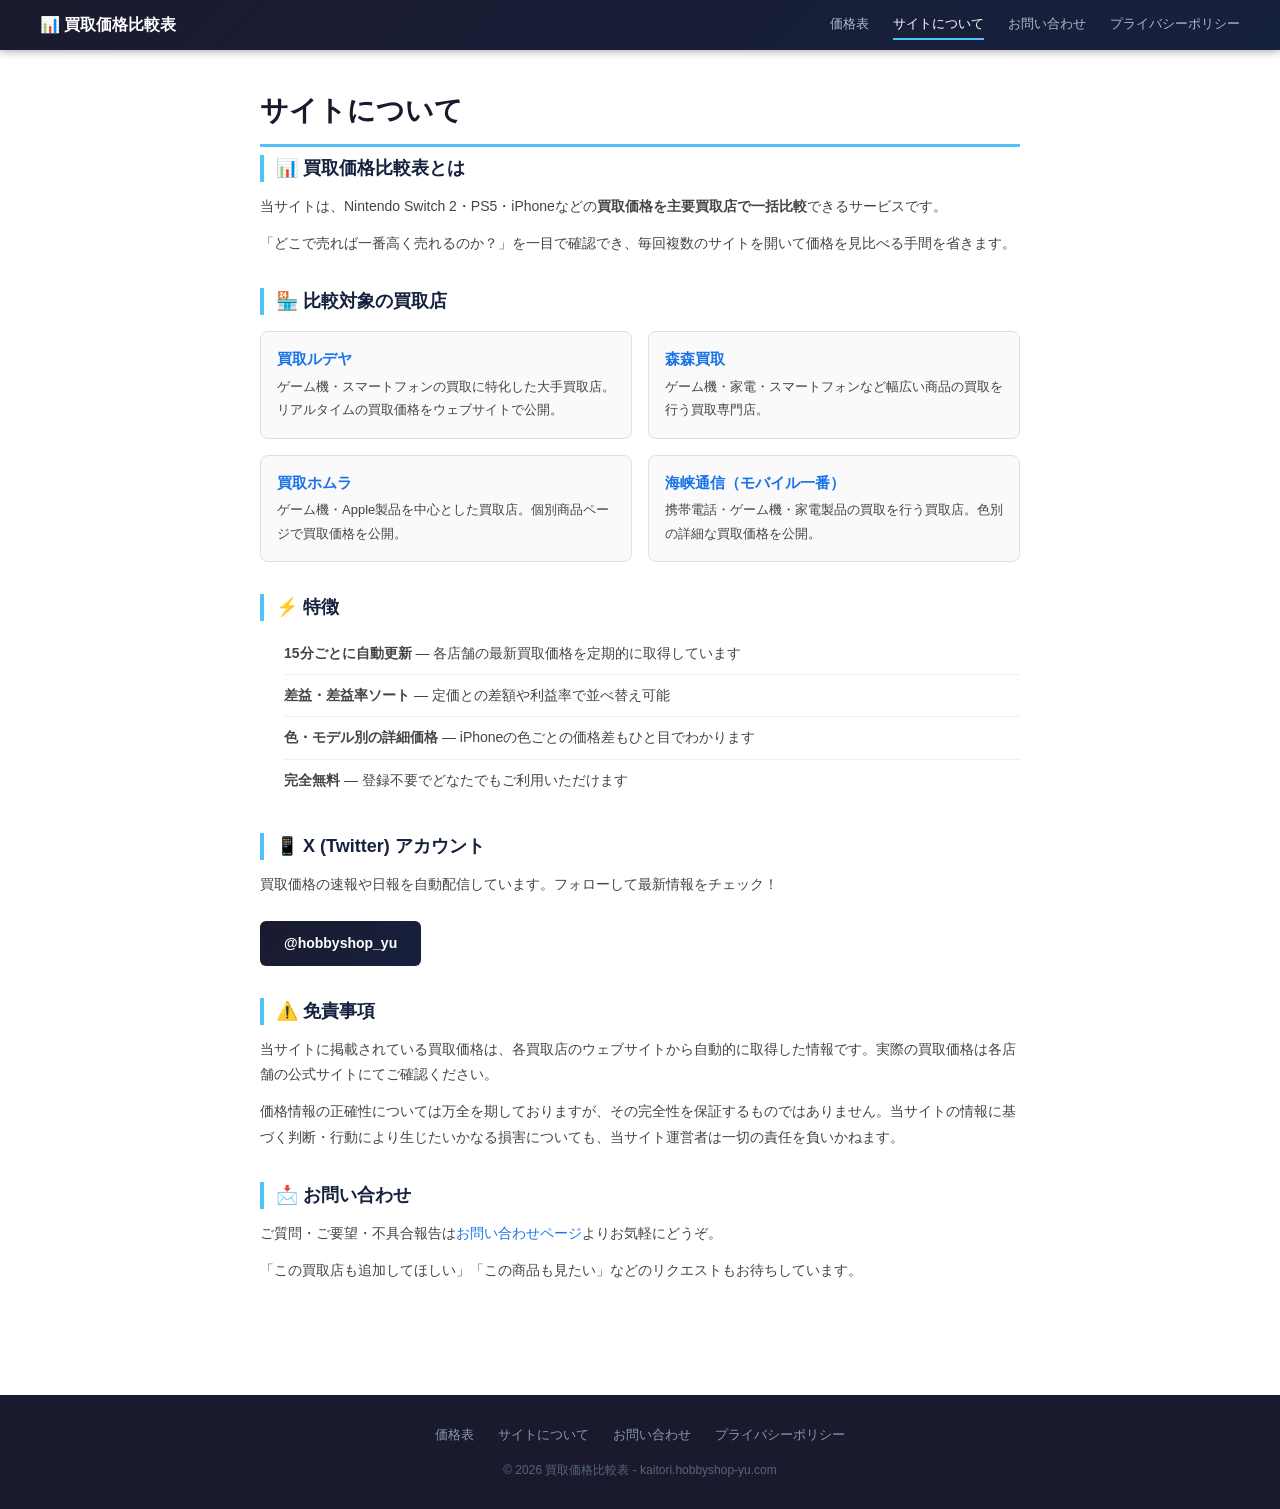
<file: about.html>
<!DOCTYPE html>
<html lang="ja">

<head>
    <meta charset="UTF-8">
    <meta name="viewport"
        content="width=1200, initial-scale=0.3, minimum-scale=0.2, maximum-scale=3.0, user-scalable=yes">
    <title>サイトについて | 買取価格比較表</title>
    <meta name="description" content="買取価格比較表について。Switch 2・PS5・iPhoneの最新買取価格を主要4店舗で自動比較するサービスです。">
    <link rel="stylesheet" href="style.css">
    <!-- Google Analytics -->
    <script async src="https://www.googletagmanager.com/gtag/js?id=G-V9CWRP3CNG"></script>
    <script>
        window.dataLayer = window.dataLayer || [];
        function gtag() { dataLayer.push(arguments); }
        gtag('js', new Date());
        gtag('config', 'G-V9CWRP3CNG');
    </script>
</head>

<body>
    <nav class="site-nav">
        <div class="nav-inner">
            <a href="index.html" class="nav-logo">📊 買取価格比較表</a>
            <div class="nav-links">
                <a href="index.html">価格表</a>
                <a href="about.html" class="active">サイトについて</a>
                <a href="contact.html">お問い合わせ</a>
                <a href="privacy.html">プライバシーポリシー</a>
            </div>
        </div>
    </nav>

    <main class="page-content">
        <h1>サイトについて</h1>

        <section>
            <h2>📊 買取価格比較表とは</h2>
            <p>当サイトは、Nintendo Switch 2・PS5・iPhoneなどの<strong>買取価格を主要買取店で一括比較</strong>できるサービスです。</p>
            <p>「どこで売れば一番高く売れるのか？」を一目で確認でき、毎回複数のサイトを開いて価格を見比べる手間を省きます。</p>
        </section>

        <section>
            <h2>🏪 比較対象の買取店</h2>
            <div class="shop-list">
                <div class="shop-item">
                    <h3><a href="https://kaitori-rudeya.com/" target="_blank" rel="noopener">買取ルデヤ</a></h3>
                    <p>ゲーム機・スマートフォンの買取に特化した大手買取店。リアルタイムの買取価格をウェブサイトで公開。</p>
                </div>
                <div class="shop-item">
                    <h3><a href="https://www.morimori-kaitori.jp/" target="_blank" rel="noopener">森森買取</a></h3>
                    <p>ゲーム機・家電・スマートフォンなど幅広い商品の買取を行う買取専門店。</p>
                </div>
                <div class="shop-item">
                    <h3><a href="https://kaitori-homura.com/" target="_blank" rel="noopener">買取ホムラ</a></h3>
                    <p>ゲーム機・Apple製品を中心とした買取店。個別商品ページで買取価格を公開。</p>
                </div>
                <div class="shop-item">
                    <h3><a href="https://www.mobile-ichiban.com/" target="_blank" rel="noopener">海峡通信（モバイル一番）</a></h3>
                    <p>携帯電話・ゲーム機・家電製品の買取を行う買取店。色別の詳細な買取価格を公開。</p>
                </div>
            </div>
        </section>

        <section>
            <h2>⚡ 特徴</h2>
            <ul class="feature-list">
                <li><strong>15分ごとに自動更新</strong> — 各店舗の最新買取価格を定期的に取得しています</li>
                <li><strong>差益・差益率ソート</strong> — 定価との差額や利益率で並べ替え可能</li>
                <li><strong>色・モデル別の詳細価格</strong> — iPhoneの色ごとの価格差もひと目でわかります</li>
                <li><strong>完全無料</strong> — 登録不要でどなたでもご利用いただけます</li>
            </ul>
        </section>

        <section>
            <h2>📱 X (Twitter) アカウント</h2>
            <p>買取価格の速報や日報を自動配信しています。フォローして最新情報をチェック！</p>
            <p><a href="https://x.com/hobbyshop_yu" target="_blank" rel="noopener" class="contact-btn">@hobbyshop_yu</a>
            </p>
        </section>

        <section>
            <h2>⚠️ 免責事項</h2>
            <p>当サイトに掲載されている買取価格は、各買取店のウェブサイトから自動的に取得した情報です。実際の買取価格は各店舗の公式サイトにてご確認ください。</p>
            <p>価格情報の正確性については万全を期しておりますが、その完全性を保証するものではありません。当サイトの情報に基づく判断・行動により生じたいかなる損害についても、当サイト運営者は一切の責任を負いかねます。</p>
        </section>

        <section>
            <h2>📩 お問い合わせ</h2>
            <p>ご質問・ご要望・不具合報告は<a href="contact.html">お問い合わせページ</a>よりお気軽にどうぞ。</p>
            <p>「この買取店も追加してほしい」「この商品も見たい」などのリクエストもお待ちしています。</p>
        </section>
    </main>

    <footer class="site-footer">
        <div class="footer-inner">
            <div class="footer-links">
                <a href="index.html">価格表</a>
                <a href="about.html">サイトについて</a>
                <a href="contact.html">お問い合わせ</a>
                <a href="privacy.html">プライバシーポリシー</a>
            </div>
            <p class="copyright">&copy; 2026 買取価格比較表 - kaitori.hobbyshop-yu.com</p>
        </div>
    </footer>
</body>

</html>
</file>
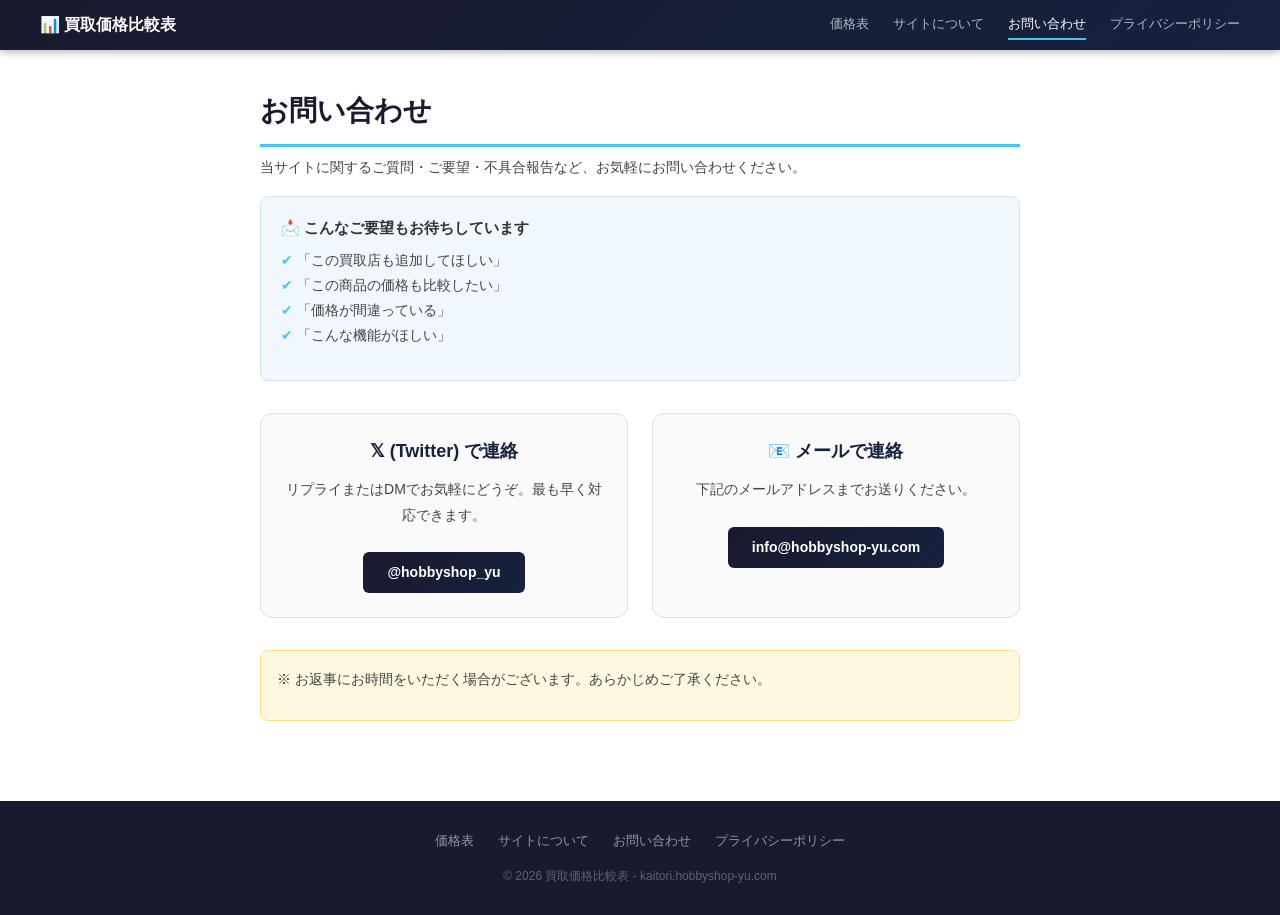
<file: contact.html>
<!DOCTYPE html>
<html lang="ja">

<head>
    <meta charset="UTF-8">
    <meta name="viewport"
        content="width=1200, initial-scale=0.3, minimum-scale=0.2, maximum-scale=3.0, user-scalable=yes">
    <title>お問い合わせ | 買取価格比較表</title>
    <meta name="description" content="買取価格比較表へのお問い合わせ。店舗追加リクエスト、商品追加のご要望、不具合報告などお気軽にどうぞ。">
    <link rel="stylesheet" href="style.css">
    <!-- Google Analytics -->
    <script async src="https://www.googletagmanager.com/gtag/js?id=G-V9CWRP3CNG"></script>
    <script>
        window.dataLayer = window.dataLayer || [];
        function gtag() { dataLayer.push(arguments); }
        gtag('js', new Date());
        gtag('config', 'G-V9CWRP3CNG');
    </script>
</head>

<body>
    <nav class="site-nav">
        <div class="nav-inner">
            <a href="index.html" class="nav-logo">📊 買取価格比較表</a>
            <div class="nav-links">
                <a href="index.html">価格表</a>
                <a href="about.html">サイトについて</a>
                <a href="contact.html" class="active">お問い合わせ</a>
                <a href="privacy.html">プライバシーポリシー</a>
            </div>
        </div>
    </nav>

    <main class="page-content">
        <h1>お問い合わせ</h1>

        <div class="contact-intro">
            <p>当サイトに関するご質問・ご要望・不具合報告など、お気軽にお問い合わせください。</p>
            <div class="contact-examples">
                <h3>📩 こんなご要望もお待ちしています</h3>
                <ul>
                    <li>「この買取店も追加してほしい」</li>
                    <li>「この商品の価格も比較したい」</li>
                    <li>「価格が間違っている」</li>
                    <li>「こんな機能がほしい」</li>
                </ul>
            </div>
        </div>

        <div class="contact-methods">
            <div class="contact-card">
                <h2>𝕏 (Twitter) で連絡</h2>
                <p>リプライまたはDMでお気軽にどうぞ。最も早く対応できます。</p>
                <a href="https://x.com/hobbyshop_yu" target="_blank" rel="noopener"
                    class="contact-btn">@hobbyshop_yu</a>
            </div>

            <div class="contact-card">
                <h2>📧 メールで連絡</h2>
                <p>下記のメールアドレスまでお送りください。</p>
                <a href="mailto:info@hobbyshop-yu.com" class="contact-btn">info@hobbyshop-yu.com</a>
            </div>
        </div>

        <div class="contact-note">
            <p>※ お返事にお時間をいただく場合がございます。あらかじめご了承ください。</p>
        </div>
    </main>

    <footer class="site-footer">
        <div class="footer-inner">
            <div class="footer-links">
                <a href="index.html">価格表</a>
                <a href="about.html">サイトについて</a>
                <a href="contact.html">お問い合わせ</a>
                <a href="privacy.html">プライバシーポリシー</a>
            </div>
            <p class="copyright">&copy; 2026 買取価格比較表 - kaitori.hobbyshop-yu.com</p>
        </div>
    </footer>
</body>

</html>
</file>
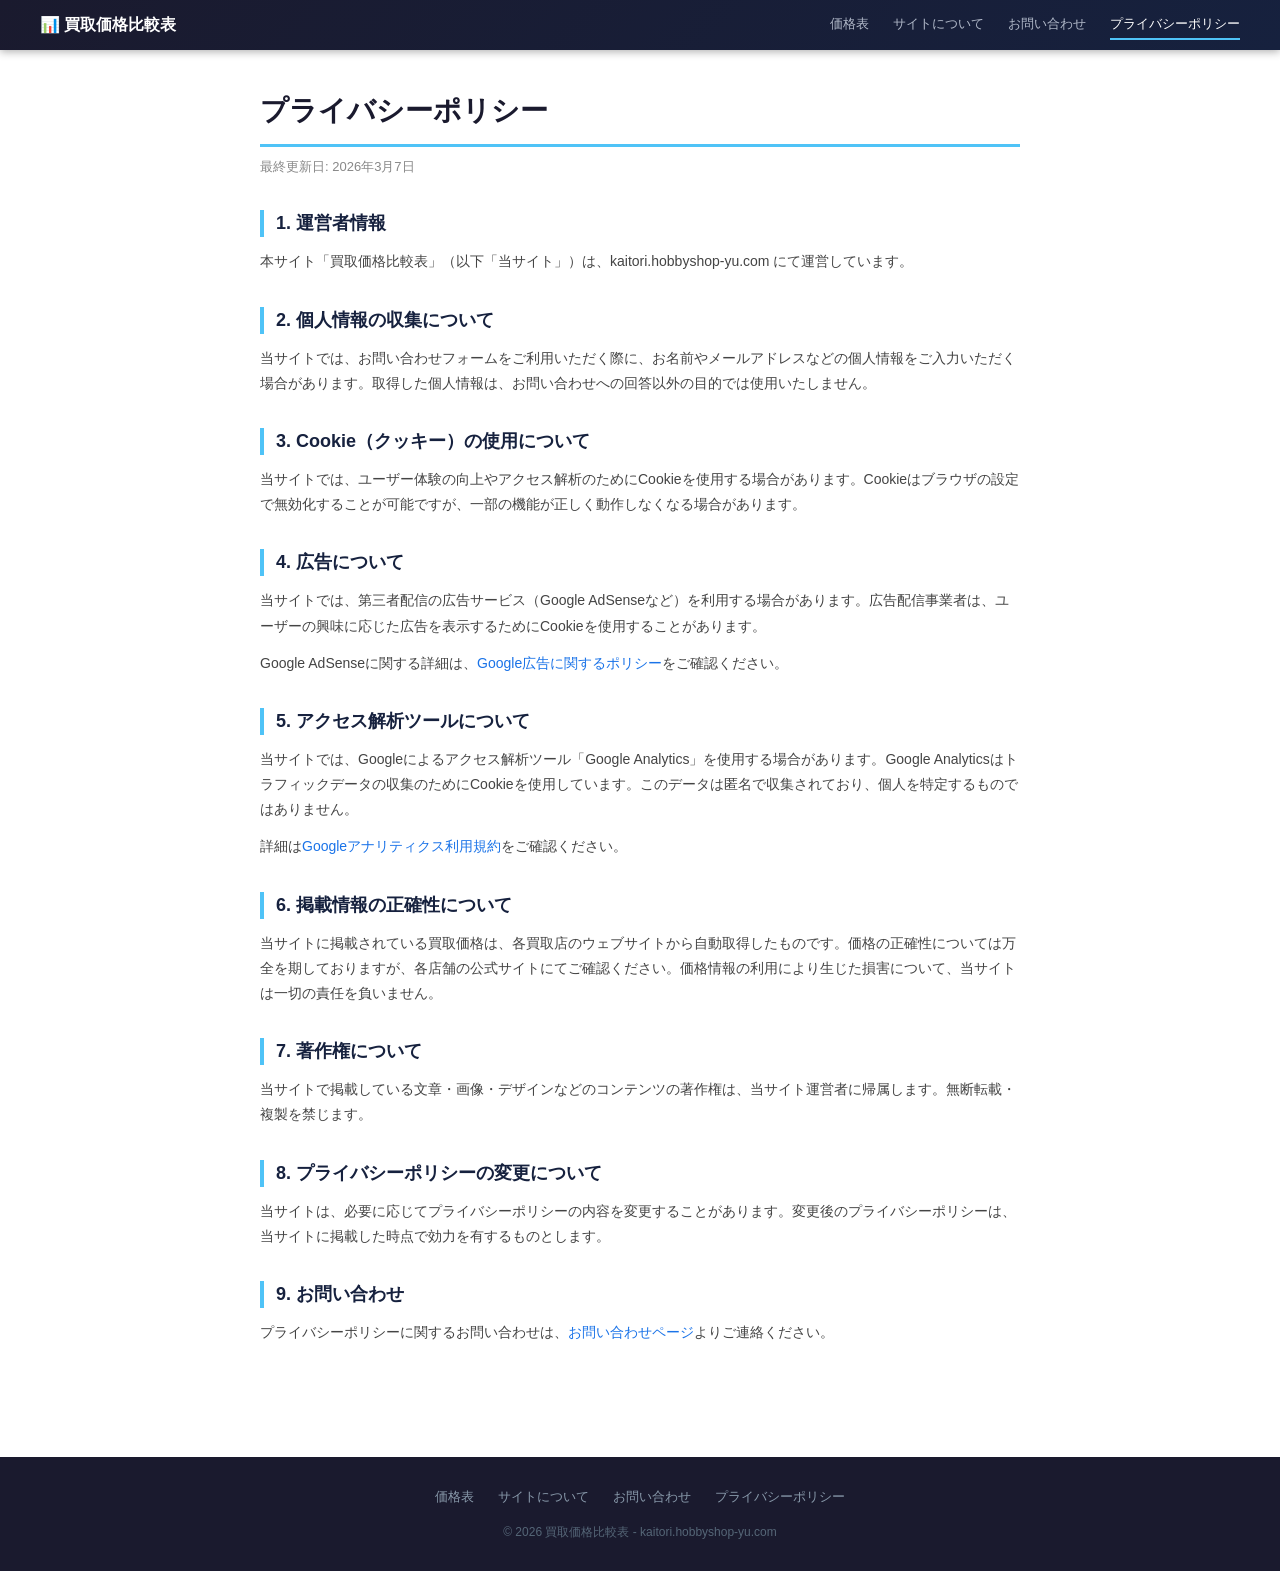
<file: privacy.html>
<!DOCTYPE html>
<html lang="ja">

<head>
    <meta charset="UTF-8">
    <meta name="viewport"
        content="width=1200, initial-scale=0.3, minimum-scale=0.2, maximum-scale=3.0, user-scalable=yes">
    <title>プライバシーポリシー | 買取価格比較表</title>
    <meta name="description" content="買取価格比較表のプライバシーポリシー。個人情報の取扱い、Cookie、広告に関する方針を記載しています。">
    <link rel="stylesheet" href="style.css">
    <!-- Google Analytics -->
    <script async src="https://www.googletagmanager.com/gtag/js?id=G-V9CWRP3CNG"></script>
    <script>
        window.dataLayer = window.dataLayer || [];
        function gtag() { dataLayer.push(arguments); }
        gtag('js', new Date());
        gtag('config', 'G-V9CWRP3CNG');
    </script>
</head>

<body>
    <nav class="site-nav">
        <div class="nav-inner">
            <a href="index.html" class="nav-logo">📊 買取価格比較表</a>
            <div class="nav-links">
                <a href="index.html">価格表</a>
                <a href="about.html">サイトについて</a>
                <a href="contact.html">お問い合わせ</a>
                <a href="privacy.html" class="active">プライバシーポリシー</a>
            </div>
        </div>
    </nav>

    <main class="page-content">
        <h1>プライバシーポリシー</h1>
        <p class="updated">最終更新日: 2026年3月7日</p>

        <section>
            <h2>1. 運営者情報</h2>
            <p>本サイト「買取価格比較表」（以下「当サイト」）は、kaitori.hobbyshop-yu.com にて運営しています。</p>
        </section>

        <section>
            <h2>2. 個人情報の収集について</h2>
            <p>当サイトでは、お問い合わせフォームをご利用いただく際に、お名前やメールアドレスなどの個人情報をご入力いただく場合があります。取得した個人情報は、お問い合わせへの回答以外の目的では使用いたしません。</p>
        </section>

        <section>
            <h2>3. Cookie（クッキー）の使用について</h2>
            <p>当サイトでは、ユーザー体験の向上やアクセス解析のためにCookieを使用する場合があります。Cookieはブラウザの設定で無効化することが可能ですが、一部の機能が正しく動作しなくなる場合があります。</p>
        </section>

        <section>
            <h2>4. 広告について</h2>
            <p>当サイトでは、第三者配信の広告サービス（Google AdSenseなど）を利用する場合があります。広告配信事業者は、ユーザーの興味に応じた広告を表示するためにCookieを使用することがあります。</p>
            <p>Google AdSenseに関する詳細は、<a href="https://policies.google.com/technologies/ads" target="_blank"
                    rel="noopener">Google広告に関するポリシー</a>をご確認ください。</p>
        </section>

        <section>
            <h2>5. アクセス解析ツールについて</h2>
            <p>当サイトでは、Googleによるアクセス解析ツール「Google Analytics」を使用する場合があります。Google
                Analyticsはトラフィックデータの収集のためにCookieを使用しています。このデータは匿名で収集されており、個人を特定するものではありません。</p>
            <p>詳細は<a href="https://marketingplatform.google.com/about/analytics/terms/jp/" target="_blank"
                    rel="noopener">Googleアナリティクス利用規約</a>をご確認ください。</p>
        </section>

        <section>
            <h2>6. 掲載情報の正確性について</h2>
            <p>当サイトに掲載されている買取価格は、各買取店のウェブサイトから自動取得したものです。価格の正確性については万全を期しておりますが、各店舗の公式サイトにてご確認ください。価格情報の利用により生じた損害について、当サイトは一切の責任を負いません。
            </p>
        </section>

        <section>
            <h2>7. 著作権について</h2>
            <p>当サイトで掲載している文章・画像・デザインなどのコンテンツの著作権は、当サイト運営者に帰属します。無断転載・複製を禁じます。</p>
        </section>

        <section>
            <h2>8. プライバシーポリシーの変更について</h2>
            <p>当サイトは、必要に応じてプライバシーポリシーの内容を変更することがあります。変更後のプライバシーポリシーは、当サイトに掲載した時点で効力を有するものとします。</p>
        </section>

        <section>
            <h2>9. お問い合わせ</h2>
            <p>プライバシーポリシーに関するお問い合わせは、<a href="contact.html">お問い合わせページ</a>よりご連絡ください。</p>
        </section>
    </main>

    <footer class="site-footer">
        <div class="footer-inner">
            <div class="footer-links">
                <a href="index.html">価格表</a>
                <a href="about.html">サイトについて</a>
                <a href="contact.html">お問い合わせ</a>
                <a href="privacy.html">プライバシーポリシー</a>
            </div>
            <p class="copyright">&copy; 2026 買取価格比較表 - kaitori.hobbyshop-yu.com</p>
        </div>
    </footer>
</body>

</html>
</file>
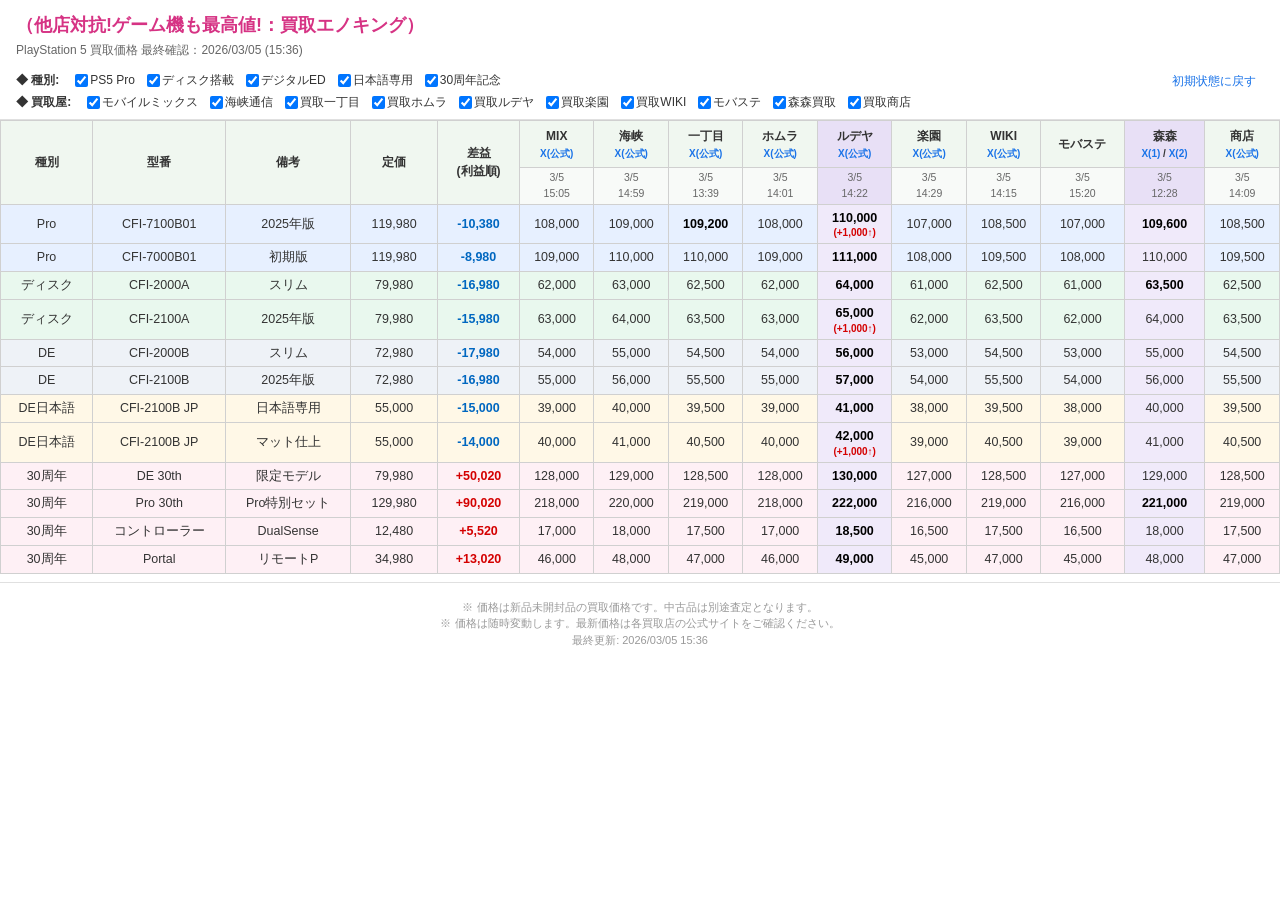
<file: ps5.html>
<!DOCTYPE html>
<html lang="ja">

<head>
    <meta charset="UTF-8">
    <meta name="viewport" content="width=device-width, initial-scale=1.0">
    <title>PS5 買取価格表</title>
    <meta name="description" content="PS5 Pro・PS5ディスク搭載・デジタルエディション・30周年記念モデルの最新買取価格を10社以上の買取店で比較。2026年3月最新データ。">
    <link rel="stylesheet" href="style.css">
</head>

<body>

    <!-- Page Header -->
    <div class="page-header">
        <h1>（他店対抗!ゲーム機も最高値!：買取エノキング）</h1>
        <p class="subtitle">PlayStation 5 買取価格 最終確認：2026/03/05 (15:36)</p>
    </div>

    <!-- Filter Bar -->
    <div class="filter-bar" id="filter-bar">
        <button class="btn-reset" id="btn-reset">初期状態に戻す</button>
        <div class="filter-row">
            <span class="filter-label">◆ 種別:</span>
            <label><input type="checkbox" class="kind-cb" value="pro" checked> PS5 Pro</label>
            <label><input type="checkbox" class="kind-cb" value="disc" checked> ディスク搭載</label>
            <label><input type="checkbox" class="kind-cb" value="digital" checked> デジタルED</label>
            <label><input type="checkbox" class="kind-cb" value="jponly" checked> 日本語専用</label>
            <label><input type="checkbox" class="kind-cb" value="limited" checked> 30周年記念</label>
        </div>
        <div class="filter-row">
            <span class="filter-label">◆ 買取屋:</span>
            <label><input type="checkbox" class="shop-cb" value="mix" checked> モバイルミックス</label>
            <label><input type="checkbox" class="shop-cb" value="kaikyo" checked> 海峡通信</label>
            <label><input type="checkbox" class="shop-cb" value="ichome" checked> 買取一丁目</label>
            <label><input type="checkbox" class="shop-cb" value="homura" checked> 買取ホムラ</label>
            <label><input type="checkbox" class="shop-cb" value="rudeya" checked> 買取ルデヤ</label>
            <label><input type="checkbox" class="shop-cb" value="rakuen" checked> 買取楽園</label>
            <label><input type="checkbox" class="shop-cb" value="wiki" checked> 買取WIKI</label>
            <label><input type="checkbox" class="shop-cb" value="mobaste" checked> モバステ</label>
            <label><input type="checkbox" class="shop-cb" value="morimori" checked> 森森買取</label>
            <label><input type="checkbox" class="shop-cb" value="shouten" checked> 買取商店</label>
        </div>
    </div>

    <!-- Table -->
    <div class="table-container">
        <table class="price-table">
            <thead>
                <tr>
                    <th class="left-sticky-1" rowspan="2">種別</th>
                    <th class="left-sticky-2" rowspan="2">型番</th>
                    <th class="left-sticky-3" rowspan="2">備考</th>
                    <th class="left-sticky-4" rowspan="2">定価</th>
                    <th class="left-sticky-5" rowspan="2">差益<br>(利益順)</th>
                    <th data-shop="mix">MIX<br><span class="store-links"><a href="#">X(公式)</a></span></th>
                    <th data-shop="kaikyo">海峡<br><span class="store-links"><a href="#">X(公式)</a></span></th>
                    <th data-shop="ichome">一丁目<br><span class="store-links"><a href="#">X(公式)</a></span></th>
                    <th data-shop="homura">ホムラ<br><span class="store-links"><a href="#">X(公式)</a></span></th>
                    <th data-shop="rudeya" class="store-highlight">ルデヤ<br><span class="store-links"><a
                                href="#">X(公式)</a></span></th>
                    <th data-shop="rakuen">楽園<br><span class="store-links"><a href="#">X(公式)</a></span></th>
                    <th data-shop="wiki">WIKI<br><span class="store-links"><a href="#">X(公式)</a></span></th>
                    <th data-shop="mobaste">モバステ</th>
                    <th data-shop="morimori" class="store-highlight">森森<br><span class="store-links"><a
                                href="#">X(1)</a> / <a href="#">X(2)</a></span></th>
                    <th data-shop="shouten">商店<br><span class="store-links"><a href="#">X(公式)</a></span></th>
                </tr>
                <tr>
                    <th data-shop="mix">3/5<br>15:05</th>
                    <th data-shop="kaikyo">3/5<br>14:59</th>
                    <th data-shop="ichome">3/5<br>13:39</th>
                    <th data-shop="homura">3/5<br>14:01</th>
                    <th data-shop="rudeya" class="store-highlight">3/5<br>14:22</th>
                    <th data-shop="rakuen">3/5<br>14:29</th>
                    <th data-shop="wiki">3/5<br>14:15</th>
                    <th data-shop="mobaste">3/5<br>15:20</th>
                    <th data-shop="morimori" class="store-highlight">3/5<br>12:28</th>
                    <th data-shop="shouten">3/5<br>14:09</th>
                </tr>
            </thead>
            <tbody>
                <!-- ========== PS5 Pro ========== -->
                <tr class="row-pro" data-kind="pro">
                    <td class="left-sticky-1">Pro</td>
                    <td class="left-sticky-2">CFI-7100B01</td>
                    <td class="left-sticky-3">2025年版</td>
                    <td class="left-sticky-4">119,980</td>
                    <td class="left-sticky-5 margin-minus">-10,380</td>
                    <td data-shop="mix">108,000</td>
                    <td data-shop="kaikyo">109,000</td>
                    <td data-shop="ichome" class="is-best"><strong>109,200</strong></td>
                    <td data-shop="homura">108,000</td>
                    <td data-shop="rudeya" class="store-highlight is-best"><strong>110,000</strong><span
                            class="price-change up">(+1,000↑)</span></td>
                    <td data-shop="rakuen">107,000</td>
                    <td data-shop="wiki">108,500</td>
                    <td data-shop="mobaste">107,000</td>
                    <td data-shop="morimori" class="store-highlight is-best"><strong>109,600</strong></td>
                    <td data-shop="shouten">108,500</td>
                </tr>
                <tr class="row-pro" data-kind="pro">
                    <td class="left-sticky-1">Pro</td>
                    <td class="left-sticky-2">CFI-7000B01</td>
                    <td class="left-sticky-3">初期版</td>
                    <td class="left-sticky-4">119,980</td>
                    <td class="left-sticky-5 margin-minus">-8,980</td>
                    <td data-shop="mix">109,000</td>
                    <td data-shop="kaikyo">110,000</td>
                    <td data-shop="ichome">110,000</td>
                    <td data-shop="homura">109,000</td>
                    <td data-shop="rudeya" class="store-highlight is-best"><strong>111,000</strong></td>
                    <td data-shop="rakuen">108,000</td>
                    <td data-shop="wiki">109,500</td>
                    <td data-shop="mobaste">108,000</td>
                    <td data-shop="morimori" class="store-highlight">110,000</td>
                    <td data-shop="shouten">109,500</td>
                </tr>

                <!-- ========== PS5 ディスク搭載 ========== -->
                <tr class="row-disc" data-kind="disc">
                    <td class="left-sticky-1">ディスク</td>
                    <td class="left-sticky-2">CFI-2000A</td>
                    <td class="left-sticky-3">スリム</td>
                    <td class="left-sticky-4">79,980</td>
                    <td class="left-sticky-5 margin-minus">-16,980</td>
                    <td data-shop="mix">62,000</td>
                    <td data-shop="kaikyo">63,000</td>
                    <td data-shop="ichome">62,500</td>
                    <td data-shop="homura">62,000</td>
                    <td data-shop="rudeya" class="store-highlight is-best"><strong>64,000</strong></td>
                    <td data-shop="rakuen">61,000</td>
                    <td data-shop="wiki">62,500</td>
                    <td data-shop="mobaste">61,000</td>
                    <td data-shop="morimori" class="store-highlight is-best"><strong>63,500</strong></td>
                    <td data-shop="shouten">62,500</td>
                </tr>
                <tr class="row-disc" data-kind="disc">
                    <td class="left-sticky-1">ディスク</td>
                    <td class="left-sticky-2">CFI-2100A</td>
                    <td class="left-sticky-3">2025年版</td>
                    <td class="left-sticky-4">79,980</td>
                    <td class="left-sticky-5 margin-minus">-15,980</td>
                    <td data-shop="mix">63,000</td>
                    <td data-shop="kaikyo">64,000</td>
                    <td data-shop="ichome">63,500</td>
                    <td data-shop="homura">63,000</td>
                    <td data-shop="rudeya" class="store-highlight is-best"><strong>65,000</strong><span
                            class="price-change up">(+1,000↑)</span></td>
                    <td data-shop="rakuen">62,000</td>
                    <td data-shop="wiki">63,500</td>
                    <td data-shop="mobaste">62,000</td>
                    <td data-shop="morimori" class="store-highlight">64,000</td>
                    <td data-shop="shouten">63,500</td>
                </tr>

                <!-- ========== PS5 デジタルエディション ========== -->
                <tr class="row-digital" data-kind="digital">
                    <td class="left-sticky-1">DE</td>
                    <td class="left-sticky-2">CFI-2000B</td>
                    <td class="left-sticky-3">スリム</td>
                    <td class="left-sticky-4">72,980</td>
                    <td class="left-sticky-5 margin-minus">-17,980</td>
                    <td data-shop="mix">54,000</td>
                    <td data-shop="kaikyo">55,000</td>
                    <td data-shop="ichome">54,500</td>
                    <td data-shop="homura">54,000</td>
                    <td data-shop="rudeya" class="store-highlight is-best"><strong>56,000</strong></td>
                    <td data-shop="rakuen">53,000</td>
                    <td data-shop="wiki">54,500</td>
                    <td data-shop="mobaste">53,000</td>
                    <td data-shop="morimori" class="store-highlight">55,000</td>
                    <td data-shop="shouten">54,500</td>
                </tr>
                <tr class="row-digital" data-kind="digital">
                    <td class="left-sticky-1">DE</td>
                    <td class="left-sticky-2">CFI-2100B</td>
                    <td class="left-sticky-3">2025年版</td>
                    <td class="left-sticky-4">72,980</td>
                    <td class="left-sticky-5 margin-minus">-16,980</td>
                    <td data-shop="mix">55,000</td>
                    <td data-shop="kaikyo">56,000</td>
                    <td data-shop="ichome">55,500</td>
                    <td data-shop="homura">55,000</td>
                    <td data-shop="rudeya" class="store-highlight is-best"><strong>57,000</strong></td>
                    <td data-shop="rakuen">54,000</td>
                    <td data-shop="wiki">55,500</td>
                    <td data-shop="mobaste">54,000</td>
                    <td data-shop="morimori" class="store-highlight">56,000</td>
                    <td data-shop="shouten">55,500</td>
                </tr>

                <!-- ========== PS5 DE 日本語専用 ========== -->
                <tr class="row-jponly" data-kind="jponly">
                    <td class="left-sticky-1">DE日本語</td>
                    <td class="left-sticky-2">CFI-2100B JP</td>
                    <td class="left-sticky-3">日本語専用</td>
                    <td class="left-sticky-4">55,000</td>
                    <td class="left-sticky-5 margin-minus">-15,000</td>
                    <td data-shop="mix">39,000</td>
                    <td data-shop="kaikyo">40,000</td>
                    <td data-shop="ichome">39,500</td>
                    <td data-shop="homura">39,000</td>
                    <td data-shop="rudeya" class="store-highlight is-best"><strong>41,000</strong></td>
                    <td data-shop="rakuen">38,000</td>
                    <td data-shop="wiki">39,500</td>
                    <td data-shop="mobaste">38,000</td>
                    <td data-shop="morimori" class="store-highlight">40,000</td>
                    <td data-shop="shouten">39,500</td>
                </tr>
                <tr class="row-jponly" data-kind="jponly">
                    <td class="left-sticky-1">DE日本語</td>
                    <td class="left-sticky-2">CFI-2100B JP</td>
                    <td class="left-sticky-3">マット仕上</td>
                    <td class="left-sticky-4">55,000</td>
                    <td class="left-sticky-5 margin-minus">-14,000</td>
                    <td data-shop="mix">40,000</td>
                    <td data-shop="kaikyo">41,000</td>
                    <td data-shop="ichome">40,500</td>
                    <td data-shop="homura">40,000</td>
                    <td data-shop="rudeya" class="store-highlight is-best"><strong>42,000</strong><span
                            class="price-change up">(+1,000↑)</span></td>
                    <td data-shop="rakuen">39,000</td>
                    <td data-shop="wiki">40,500</td>
                    <td data-shop="mobaste">39,000</td>
                    <td data-shop="morimori" class="store-highlight">41,000</td>
                    <td data-shop="shouten">40,500</td>
                </tr>

                <!-- ========== PS5 30周年記念 ========== -->
                <tr class="row-limited" data-kind="limited">
                    <td class="left-sticky-1">30周年</td>
                    <td class="left-sticky-2">DE 30th</td>
                    <td class="left-sticky-3">限定モデル</td>
                    <td class="left-sticky-4">79,980</td>
                    <td class="left-sticky-5 margin-plus">+50,020</td>
                    <td data-shop="mix">128,000</td>
                    <td data-shop="kaikyo">129,000</td>
                    <td data-shop="ichome">128,500</td>
                    <td data-shop="homura">128,000</td>
                    <td data-shop="rudeya" class="store-highlight is-best"><strong>130,000</strong></td>
                    <td data-shop="rakuen">127,000</td>
                    <td data-shop="wiki">128,500</td>
                    <td data-shop="mobaste">127,000</td>
                    <td data-shop="morimori" class="store-highlight">129,000</td>
                    <td data-shop="shouten">128,500</td>
                </tr>
                <tr class="row-limited" data-kind="limited">
                    <td class="left-sticky-1">30周年</td>
                    <td class="left-sticky-2">Pro 30th</td>
                    <td class="left-sticky-3">Pro特別セット</td>
                    <td class="left-sticky-4">129,980</td>
                    <td class="left-sticky-5 margin-plus">+90,020</td>
                    <td data-shop="mix">218,000</td>
                    <td data-shop="kaikyo">220,000</td>
                    <td data-shop="ichome">219,000</td>
                    <td data-shop="homura">218,000</td>
                    <td data-shop="rudeya" class="store-highlight is-best"><strong>222,000</strong></td>
                    <td data-shop="rakuen">216,000</td>
                    <td data-shop="wiki">219,000</td>
                    <td data-shop="mobaste">216,000</td>
                    <td data-shop="morimori" class="store-highlight is-best"><strong>221,000</strong></td>
                    <td data-shop="shouten">219,000</td>
                </tr>
                <tr class="row-limited" data-kind="limited">
                    <td class="left-sticky-1">30周年</td>
                    <td class="left-sticky-2">コントローラー</td>
                    <td class="left-sticky-3">DualSense</td>
                    <td class="left-sticky-4">12,480</td>
                    <td class="left-sticky-5 margin-plus">+5,520</td>
                    <td data-shop="mix">17,000</td>
                    <td data-shop="kaikyo">18,000</td>
                    <td data-shop="ichome">17,500</td>
                    <td data-shop="homura">17,000</td>
                    <td data-shop="rudeya" class="store-highlight is-best"><strong>18,500</strong></td>
                    <td data-shop="rakuen">16,500</td>
                    <td data-shop="wiki">17,500</td>
                    <td data-shop="mobaste">16,500</td>
                    <td data-shop="morimori" class="store-highlight">18,000</td>
                    <td data-shop="shouten">17,500</td>
                </tr>
                <tr class="row-limited" data-kind="limited">
                    <td class="left-sticky-1">30周年</td>
                    <td class="left-sticky-2">Portal</td>
                    <td class="left-sticky-3">リモートP</td>
                    <td class="left-sticky-4">34,980</td>
                    <td class="left-sticky-5 margin-plus">+13,020</td>
                    <td data-shop="mix">46,000</td>
                    <td data-shop="kaikyo">48,000</td>
                    <td data-shop="ichome">47,000</td>
                    <td data-shop="homura">46,000</td>
                    <td data-shop="rudeya" class="store-highlight is-best"><strong>49,000</strong></td>
                    <td data-shop="rakuen">45,000</td>
                    <td data-shop="wiki">47,000</td>
                    <td data-shop="mobaste">45,000</td>
                    <td data-shop="morimori" class="store-highlight">48,000</td>
                    <td data-shop="shouten">47,000</td>
                </tr>
            </tbody>
        </table>
    </div>

    <!-- Footer -->
    <div class="page-footer">
        ※ 価格は新品未開封品の買取価格です。中古品は別途査定となります。<br>
        ※ 価格は随時変動します。最新価格は各買取店の公式サイトをご確認ください。<br>
        最終更新: 2026/03/05 15:36
    </div>

    <script src="filter.js"></script>
</body>

</html>
</file>
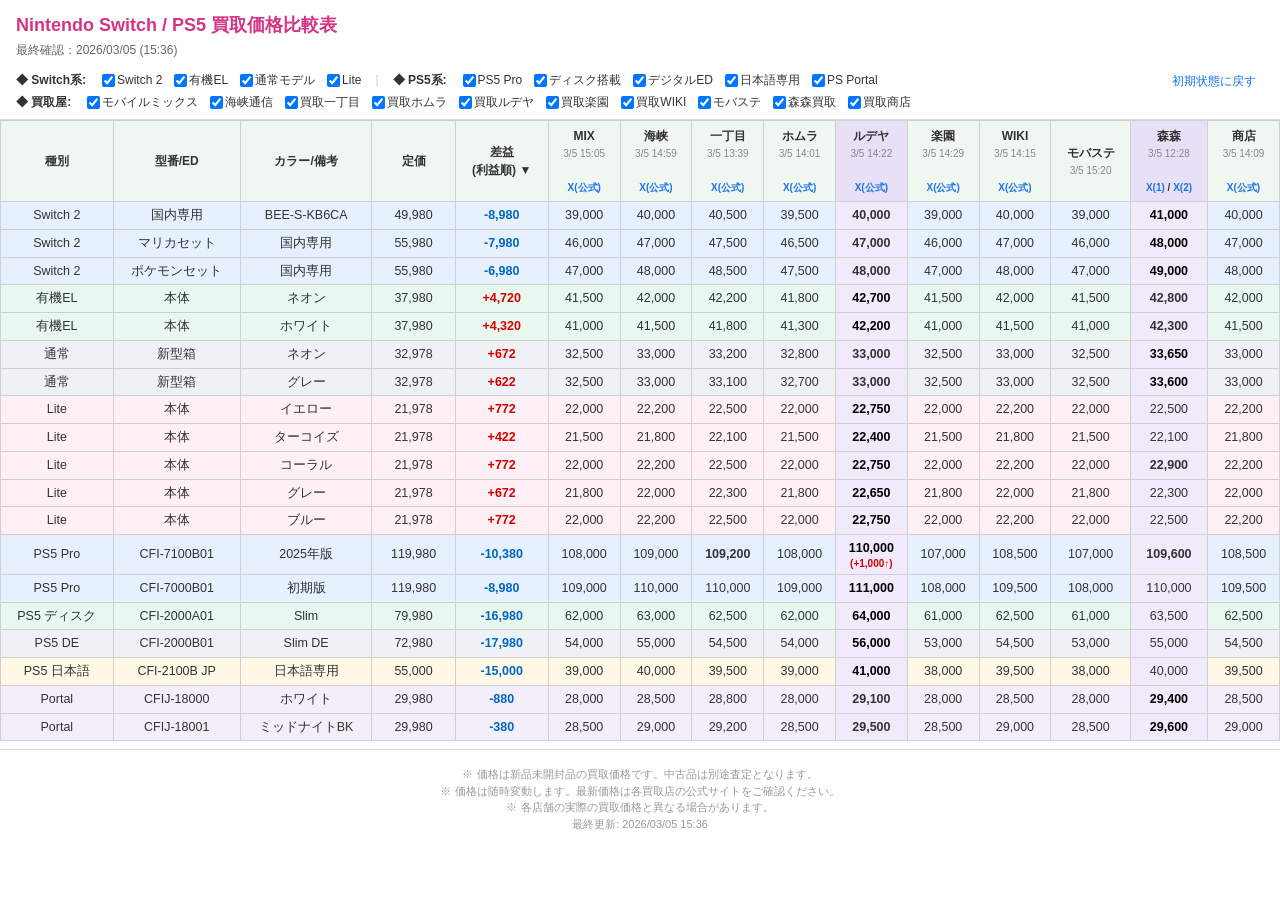
<file: switch.html>
<!DOCTYPE html>
<html lang="ja">

<head>
  <meta charset="UTF-8">
  <meta name="viewport" content="width=device-width, initial-scale=1.0">
  <title>Switch / PS5 買取価格表</title>
  <meta name="description" content="Nintendo Switch 2・有機ELモデル・Switch Lite・PS5 Pro・PS5の最新買取価格を主要買取店で比較。2026年3月最新データ。">
  <link rel="stylesheet" href="style.css">
</head>

<body>

  <!-- Page Header -->
  <div class="page-header">
    <h1>Nintendo Switch / PS5 買取価格比較表</h1>
    <p class="subtitle">最終確認：2026/03/05 (15:36)</p>
  </div>

  <!-- Filter Bar -->
  <div class="filter-bar" id="filter-bar">
    <button class="btn-reset" id="btn-reset">初期状態に戻す</button>
    <div class="filter-row">
      <span class="filter-label">◆ Switch系:</span>
      <label><input type="checkbox" class="kind-cb" value="switch2" checked> Switch 2</label>
      <label><input type="checkbox" class="kind-cb" value="oled" checked> 有機EL</label>
      <label><input type="checkbox" class="kind-cb" value="standard" checked> 通常モデル</label>
      <label><input type="checkbox" class="kind-cb" value="lite" checked> Lite</label>
      <span class="filter-sep">|</span>
      <span class="filter-label">◆ PS5系:</span>
      <label><input type="checkbox" class="kind-cb" value="pro" checked> PS5 Pro</label>
      <label><input type="checkbox" class="kind-cb" value="disc" checked> ディスク搭載</label>
      <label><input type="checkbox" class="kind-cb" value="digital" checked> デジタルED</label>
      <label><input type="checkbox" class="kind-cb" value="jponly" checked> 日本語専用</label>
      <label><input type="checkbox" class="kind-cb" value="portal" checked> PS Portal</label>
    </div>
    <div class="filter-row">
      <span class="filter-label">◆ 買取屋:</span>
      <label><input type="checkbox" class="shop-cb" value="mix" checked> モバイルミックス</label>
      <label><input type="checkbox" class="shop-cb" value="kaikyo" checked> 海峡通信</label>
      <label><input type="checkbox" class="shop-cb" value="ichome" checked> 買取一丁目</label>
      <label><input type="checkbox" class="shop-cb" value="homura" checked> 買取ホムラ</label>
      <label><input type="checkbox" class="shop-cb" value="rudeya" checked> 買取ルデヤ</label>
      <label><input type="checkbox" class="shop-cb" value="rakuen" checked> 買取楽園</label>
      <label><input type="checkbox" class="shop-cb" value="wiki" checked> 買取WIKI</label>
      <label><input type="checkbox" class="shop-cb" value="mobaste" checked> モバステ</label>
      <label><input type="checkbox" class="shop-cb" value="morimori" checked> 森森買取</label>
      <label><input type="checkbox" class="shop-cb" value="shouten" checked> 買取商店</label>
    </div>
  </div>

  <!-- Table -->
  <div class="table-container">
    <table class="price-table">
      <thead>
        <tr>
          <th class="left-sticky-1">種別</th>
          <th class="left-sticky-2">型番/ED</th>
          <th class="left-sticky-3">カラー/備考</th>
          <th class="left-sticky-4">定価</th>
          <th class="left-sticky-5 sort-header" id="sort-margin">差益<br>(利益順) ▼</th>
          <th data-shop="mix">MIX<br><span class="store-time">3/5 15:05</span><br><span class="store-links"><a
                href="https://mobile-mix.jp/" target="_blank">X(公式)</a></span></th>
          <th data-shop="kaikyo">海峡<br><span class="store-time">3/5 14:59</span><br><span class="store-links"><a
                href="https://www.mobile-ichiban.com/" target="_blank">X(公式)</a></span></th>
          <th data-shop="ichome">一丁目<br><span class="store-time">3/5 13:39</span><br><span class="store-links"><a
                href="https://www.1-chome.com/" target="_blank">X(公式)</a></span></th>
          <th data-shop="homura">ホムラ<br><span class="store-time">3/5 14:01</span><br><span class="store-links"><a
                href="https://kaitori-homura.com/" target="_blank">X(公式)</a></span></th>
          <th data-shop="rudeya" class="store-highlight">ルデヤ<br><span class="store-time">3/5 14:22</span><br><span
              class="store-links"><a href="https://kaitori-rudeya.com/" target="_blank">X(公式)</a></span></th>
          <th data-shop="rakuen">楽園<br><span class="store-time">3/5 14:29</span><br><span class="store-links"><a
                href="https://www.keitairakuen.com/" target="_blank">X(公式)</a></span></th>
          <th data-shop="wiki">WIKI<br><span class="store-time">3/5 14:15</span><br><span class="store-links"><a
                href="https://iphonekaitori.tokyo/" target="_blank">X(公式)</a></span></th>
          <th data-shop="mobaste">モバステ<br><span class="store-time">3/5 15:20</span></th>
          <th data-shop="morimori" class="store-highlight">森森<br><span class="store-time">3/5 12:28</span><br><span
              class="store-links"><a href="https://www.morimori-kaitori.jp/" target="_blank">X(1)</a> / <a href="#"
                target="_blank">X(2)</a></span></th>
          <th data-shop="shouten">商店<br><span class="store-time">3/5 14:09</span><br><span class="store-links"><a
                href="https://www.kaitorishouten-co.jp/" target="_blank">X(公式)</a></span></th>
        </tr>
      </thead>
      <tbody>

        <!-- ============================================================ -->
        <!-- =================== Nintendo Switch 2 ===================== -->
        <!-- ============================================================ -->

        <tr class="row-switch2" data-kind="switch2">
          <td class="left-sticky-1">Switch 2</td>
          <td class="left-sticky-2">国内専用</td>
          <td class="left-sticky-3">BEE-S-KB6CA</td>
          <td class="left-sticky-4">49,980</td>
          <td class="left-sticky-5 margin-minus">-8,980</td>
          <td data-shop="mix">39,000</td>
          <td data-shop="kaikyo">40,000</td>
          <td data-shop="ichome">40,500</td>
          <td data-shop="homura">39,500</td>
          <td data-shop="rudeya" class="store-highlight"><strong>40,000</strong></td>
          <td data-shop="rakuen">39,000</td>
          <td data-shop="wiki">40,000</td>
          <td data-shop="mobaste">39,000</td>
          <td data-shop="morimori" class="store-highlight is-best"><strong>41,000</strong></td>
          <td data-shop="shouten">40,000</td>
        </tr>
        <tr class="row-switch2" data-kind="switch2">
          <td class="left-sticky-1">Switch 2</td>
          <td class="left-sticky-2">マリカセット</td>
          <td class="left-sticky-3">国内専用</td>
          <td class="left-sticky-4">55,980</td>
          <td class="left-sticky-5 margin-minus">-7,980</td>
          <td data-shop="mix">46,000</td>
          <td data-shop="kaikyo">47,000</td>
          <td data-shop="ichome">47,500</td>
          <td data-shop="homura">46,500</td>
          <td data-shop="rudeya" class="store-highlight"><strong>47,000</strong></td>
          <td data-shop="rakuen">46,000</td>
          <td data-shop="wiki">47,000</td>
          <td data-shop="mobaste">46,000</td>
          <td data-shop="morimori" class="store-highlight is-best"><strong>48,000</strong></td>
          <td data-shop="shouten">47,000</td>
        </tr>
        <tr class="row-switch2" data-kind="switch2">
          <td class="left-sticky-1">Switch 2</td>
          <td class="left-sticky-2">ポケモンセット</td>
          <td class="left-sticky-3">国内専用</td>
          <td class="left-sticky-4">55,980</td>
          <td class="left-sticky-5 margin-minus">-6,980</td>
          <td data-shop="mix">47,000</td>
          <td data-shop="kaikyo">48,000</td>
          <td data-shop="ichome">48,500</td>
          <td data-shop="homura">47,500</td>
          <td data-shop="rudeya" class="store-highlight"><strong>48,000</strong></td>
          <td data-shop="rakuen">47,000</td>
          <td data-shop="wiki">48,000</td>
          <td data-shop="mobaste">47,000</td>
          <td data-shop="morimori" class="store-highlight is-best"><strong>49,000</strong></td>
          <td data-shop="shouten">48,000</td>
        </tr>

        <!-- ============================================================ -->
        <!-- =================== 有機ELモデル =========================== -->
        <!-- ============================================================ -->
        <tr class="row-oled" data-kind="oled">
          <td class="left-sticky-1">有機EL</td>
          <td class="left-sticky-2">本体</td>
          <td class="left-sticky-3">ネオン</td>
          <td class="left-sticky-4">37,980</td>
          <td class="left-sticky-5 margin-plus">+4,720</td>
          <td data-shop="mix">41,500</td>
          <td data-shop="kaikyo">42,000</td>
          <td data-shop="ichome">42,200</td>
          <td data-shop="homura">41,800</td>
          <td data-shop="rudeya" class="store-highlight is-best"><strong>42,700</strong></td>
          <td data-shop="rakuen">41,500</td>
          <td data-shop="wiki">42,000</td>
          <td data-shop="mobaste">41,500</td>
          <td data-shop="morimori" class="store-highlight"><strong>42,800</strong></td>
          <td data-shop="shouten">42,000</td>
        </tr>
        <tr class="row-oled" data-kind="oled">
          <td class="left-sticky-1">有機EL</td>
          <td class="left-sticky-2">本体</td>
          <td class="left-sticky-3">ホワイト</td>
          <td class="left-sticky-4">37,980</td>
          <td class="left-sticky-5 margin-plus">+4,320</td>
          <td data-shop="mix">41,000</td>
          <td data-shop="kaikyo">41,500</td>
          <td data-shop="ichome">41,800</td>
          <td data-shop="homura">41,300</td>
          <td data-shop="rudeya" class="store-highlight is-best"><strong>42,200</strong></td>
          <td data-shop="rakuen">41,000</td>
          <td data-shop="wiki">41,500</td>
          <td data-shop="mobaste">41,000</td>
          <td data-shop="morimori" class="store-highlight"><strong>42,300</strong></td>
          <td data-shop="shouten">41,500</td>
        </tr>


        <!-- ============================================================ -->
        <!-- =================== 通常モデル ============================= -->
        <!-- ============================================================ -->
        <tr class="row-standard" data-kind="standard">
          <td class="left-sticky-1">通常</td>
          <td class="left-sticky-2">新型箱</td>
          <td class="left-sticky-3">ネオン</td>
          <td class="left-sticky-4">32,978</td>
          <td class="left-sticky-5 margin-plus">+672</td>
          <td data-shop="mix">32,500</td>
          <td data-shop="kaikyo">33,000</td>
          <td data-shop="ichome">33,200</td>
          <td data-shop="homura">32,800</td>
          <td data-shop="rudeya" class="store-highlight"><strong>33,000</strong></td>
          <td data-shop="rakuen">32,500</td>
          <td data-shop="wiki">33,000</td>
          <td data-shop="mobaste">32,500</td>
          <td data-shop="morimori" class="store-highlight is-best"><strong>33,650</strong></td>
          <td data-shop="shouten">33,000</td>
        </tr>
        <tr class="row-standard" data-kind="standard">
          <td class="left-sticky-1">通常</td>
          <td class="left-sticky-2">新型箱</td>
          <td class="left-sticky-3">グレー</td>
          <td class="left-sticky-4">32,978</td>
          <td class="left-sticky-5 margin-plus">+622</td>
          <td data-shop="mix">32,500</td>
          <td data-shop="kaikyo">33,000</td>
          <td data-shop="ichome">33,100</td>
          <td data-shop="homura">32,700</td>
          <td data-shop="rudeya" class="store-highlight"><strong>33,000</strong></td>
          <td data-shop="rakuen">32,500</td>
          <td data-shop="wiki">33,000</td>
          <td data-shop="mobaste">32,500</td>
          <td data-shop="morimori" class="store-highlight is-best"><strong>33,600</strong></td>
          <td data-shop="shouten">33,000</td>
        </tr>

        <!-- ============================================================ -->
        <!-- =================== Switch Lite ============================ -->
        <!-- ============================================================ -->
        <tr class="row-lite" data-kind="lite">
          <td class="left-sticky-1">Lite</td>
          <td class="left-sticky-2">本体</td>
          <td class="left-sticky-3">イエロー</td>
          <td class="left-sticky-4">21,978</td>
          <td class="left-sticky-5 margin-plus">+772</td>
          <td data-shop="mix">22,000</td>
          <td data-shop="kaikyo">22,200</td>
          <td data-shop="ichome">22,500</td>
          <td data-shop="homura">22,000</td>
          <td data-shop="rudeya" class="store-highlight is-best"><strong>22,750</strong></td>
          <td data-shop="rakuen">22,000</td>
          <td data-shop="wiki">22,200</td>
          <td data-shop="mobaste">22,000</td>
          <td data-shop="morimori" class="store-highlight">22,500</td>
          <td data-shop="shouten">22,200</td>
        </tr>
        <tr class="row-lite" data-kind="lite">
          <td class="left-sticky-1">Lite</td>
          <td class="left-sticky-2">本体</td>
          <td class="left-sticky-3">ターコイズ</td>
          <td class="left-sticky-4">21,978</td>
          <td class="left-sticky-5 margin-plus">+422</td>
          <td data-shop="mix">21,500</td>
          <td data-shop="kaikyo">21,800</td>
          <td data-shop="ichome">22,100</td>
          <td data-shop="homura">21,500</td>
          <td data-shop="rudeya" class="store-highlight is-best"><strong>22,400</strong></td>
          <td data-shop="rakuen">21,500</td>
          <td data-shop="wiki">21,800</td>
          <td data-shop="mobaste">21,500</td>
          <td data-shop="morimori" class="store-highlight">22,100</td>
          <td data-shop="shouten">21,800</td>
        </tr>
        <tr class="row-lite" data-kind="lite">
          <td class="left-sticky-1">Lite</td>
          <td class="left-sticky-2">本体</td>
          <td class="left-sticky-3">コーラル</td>
          <td class="left-sticky-4">21,978</td>
          <td class="left-sticky-5 margin-plus">+772</td>
          <td data-shop="mix">22,000</td>
          <td data-shop="kaikyo">22,200</td>
          <td data-shop="ichome">22,500</td>
          <td data-shop="homura">22,000</td>
          <td data-shop="rudeya" class="store-highlight is-best"><strong>22,750</strong></td>
          <td data-shop="rakuen">22,000</td>
          <td data-shop="wiki">22,200</td>
          <td data-shop="mobaste">22,000</td>
          <td data-shop="morimori" class="store-highlight"><strong>22,900</strong></td>
          <td data-shop="shouten">22,200</td>
        </tr>
        <tr class="row-lite" data-kind="lite">
          <td class="left-sticky-1">Lite</td>
          <td class="left-sticky-2">本体</td>
          <td class="left-sticky-3">グレー</td>
          <td class="left-sticky-4">21,978</td>
          <td class="left-sticky-5 margin-plus">+672</td>
          <td data-shop="mix">21,800</td>
          <td data-shop="kaikyo">22,000</td>
          <td data-shop="ichome">22,300</td>
          <td data-shop="homura">21,800</td>
          <td data-shop="rudeya" class="store-highlight is-best"><strong>22,650</strong></td>
          <td data-shop="rakuen">21,800</td>
          <td data-shop="wiki">22,000</td>
          <td data-shop="mobaste">21,800</td>
          <td data-shop="morimori" class="store-highlight">22,300</td>
          <td data-shop="shouten">22,000</td>
        </tr>
        <tr class="row-lite" data-kind="lite">
          <td class="left-sticky-1">Lite</td>
          <td class="left-sticky-2">本体</td>
          <td class="left-sticky-3">ブルー</td>
          <td class="left-sticky-4">21,978</td>
          <td class="left-sticky-5 margin-plus">+772</td>
          <td data-shop="mix">22,000</td>
          <td data-shop="kaikyo">22,200</td>
          <td data-shop="ichome">22,500</td>
          <td data-shop="homura">22,000</td>
          <td data-shop="rudeya" class="store-highlight is-best"><strong>22,750</strong></td>
          <td data-shop="rakuen">22,000</td>
          <td data-shop="wiki">22,200</td>
          <td data-shop="mobaste">22,000</td>
          <td data-shop="morimori" class="store-highlight">22,500</td>
          <td data-shop="shouten">22,200</td>
        </tr>


        <!-- ============================================================ -->
        <!-- ===================== セクション区切り ===================== -->
        <!-- ============================================================ -->

        <!-- ============================================================ -->
        <!-- =================== PS5 Pro ================================ -->
        <!-- ============================================================ -->
        <tr class="row-pro" data-kind="pro">
          <td class="left-sticky-1">PS5 Pro</td>
          <td class="left-sticky-2">CFI-7100B01</td>
          <td class="left-sticky-3">2025年版</td>
          <td class="left-sticky-4">119,980</td>
          <td class="left-sticky-5 margin-minus">-10,380</td>
          <td data-shop="mix">108,000</td>
          <td data-shop="kaikyo">109,000</td>
          <td data-shop="ichome"><strong>109,200</strong></td>
          <td data-shop="homura">108,000</td>
          <td data-shop="rudeya" class="store-highlight is-best"><strong>110,000</strong><span
              class="price-change up">(+1,000↑)</span></td>
          <td data-shop="rakuen">107,000</td>
          <td data-shop="wiki">108,500</td>
          <td data-shop="mobaste">107,000</td>
          <td data-shop="morimori" class="store-highlight"><strong>109,600</strong></td>
          <td data-shop="shouten">108,500</td>
        </tr>
        <tr class="row-pro" data-kind="pro">
          <td class="left-sticky-1">PS5 Pro</td>
          <td class="left-sticky-2">CFI-7000B01</td>
          <td class="left-sticky-3">初期版</td>
          <td class="left-sticky-4">119,980</td>
          <td class="left-sticky-5 margin-minus">-8,980</td>
          <td data-shop="mix">109,000</td>
          <td data-shop="kaikyo">110,000</td>
          <td data-shop="ichome">110,000</td>
          <td data-shop="homura">109,000</td>
          <td data-shop="rudeya" class="store-highlight is-best"><strong>111,000</strong></td>
          <td data-shop="rakuen">108,000</td>
          <td data-shop="wiki">109,500</td>
          <td data-shop="mobaste">108,000</td>
          <td data-shop="morimori" class="store-highlight">110,000</td>
          <td data-shop="shouten">109,500</td>
        </tr>

        <!-- ============================================================ -->
        <!-- =================== PS5 ディスク搭載 ======================= -->
        <!-- ============================================================ -->
        <tr class="row-disc" data-kind="disc">
          <td class="left-sticky-1">PS5 ディスク</td>
          <td class="left-sticky-2">CFI-2000A01</td>
          <td class="left-sticky-3">Slim</td>
          <td class="left-sticky-4">79,980</td>
          <td class="left-sticky-5 margin-minus">-16,980</td>
          <td data-shop="mix">62,000</td>
          <td data-shop="kaikyo">63,000</td>
          <td data-shop="ichome">62,500</td>
          <td data-shop="homura">62,000</td>
          <td data-shop="rudeya" class="store-highlight is-best"><strong>64,000</strong></td>
          <td data-shop="rakuen">61,000</td>
          <td data-shop="wiki">62,500</td>
          <td data-shop="mobaste">61,000</td>
          <td data-shop="morimori" class="store-highlight">63,500</td>
          <td data-shop="shouten">62,500</td>
        </tr>

        <!-- ============================================================ -->
        <!-- =================== PS5 デジタルED ========================= -->
        <!-- ============================================================ -->
        <tr class="row-digital" data-kind="digital">
          <td class="left-sticky-1">PS5 DE</td>
          <td class="left-sticky-2">CFI-2000B01</td>
          <td class="left-sticky-3">Slim DE</td>
          <td class="left-sticky-4">72,980</td>
          <td class="left-sticky-5 margin-minus">-17,980</td>
          <td data-shop="mix">54,000</td>
          <td data-shop="kaikyo">55,000</td>
          <td data-shop="ichome">54,500</td>
          <td data-shop="homura">54,000</td>
          <td data-shop="rudeya" class="store-highlight is-best"><strong>56,000</strong></td>
          <td data-shop="rakuen">53,000</td>
          <td data-shop="wiki">54,500</td>
          <td data-shop="mobaste">53,000</td>
          <td data-shop="morimori" class="store-highlight">55,000</td>
          <td data-shop="shouten">54,500</td>
        </tr>

        <!-- ============================================================ -->
        <!-- =================== PS5 日本語専用 ========================= -->
        <!-- ============================================================ -->
        <tr class="row-jponly" data-kind="jponly">
          <td class="left-sticky-1">PS5 日本語</td>
          <td class="left-sticky-2">CFI-2100B JP</td>
          <td class="left-sticky-3">日本語専用</td>
          <td class="left-sticky-4">55,000</td>
          <td class="left-sticky-5 margin-minus">-15,000</td>
          <td data-shop="mix">39,000</td>
          <td data-shop="kaikyo">40,000</td>
          <td data-shop="ichome">39,500</td>
          <td data-shop="homura">39,000</td>
          <td data-shop="rudeya" class="store-highlight is-best"><strong>41,000</strong></td>
          <td data-shop="rakuen">38,000</td>
          <td data-shop="wiki">39,500</td>
          <td data-shop="mobaste">38,000</td>
          <td data-shop="morimori" class="store-highlight">40,000</td>
          <td data-shop="shouten">39,500</td>
        </tr>

        <!-- ============================================================ -->
        <!-- =================== PS5 Portal ============================= -->
        <!-- ============================================================ -->
        <tr class="row-portal" data-kind="portal">
          <td class="left-sticky-1">Portal</td>
          <td class="left-sticky-2">CFIJ-18000</td>
          <td class="left-sticky-3">ホワイト</td>
          <td class="left-sticky-4">29,980</td>
          <td class="left-sticky-5 margin-minus">-880</td>
          <td data-shop="mix">28,000</td>
          <td data-shop="kaikyo">28,500</td>
          <td data-shop="ichome">28,800</td>
          <td data-shop="homura">28,000</td>
          <td data-shop="rudeya" class="store-highlight"><strong>29,100</strong></td>
          <td data-shop="rakuen">28,000</td>
          <td data-shop="wiki">28,500</td>
          <td data-shop="mobaste">28,000</td>
          <td data-shop="morimori" class="store-highlight is-best"><strong>29,400</strong></td>
          <td data-shop="shouten">28,500</td>
        </tr>
        <tr class="row-portal" data-kind="portal">
          <td class="left-sticky-1">Portal</td>
          <td class="left-sticky-2">CFIJ-18001</td>
          <td class="left-sticky-3">ミッドナイトBK</td>
          <td class="left-sticky-4">29,980</td>
          <td class="left-sticky-5 margin-minus">-380</td>
          <td data-shop="mix">28,500</td>
          <td data-shop="kaikyo">29,000</td>
          <td data-shop="ichome">29,200</td>
          <td data-shop="homura">28,500</td>
          <td data-shop="rudeya" class="store-highlight"><strong>29,500</strong></td>
          <td data-shop="rakuen">28,500</td>
          <td data-shop="wiki">29,000</td>
          <td data-shop="mobaste">28,500</td>
          <td data-shop="morimori" class="store-highlight is-best"><strong>29,600</strong></td>
          <td data-shop="shouten">29,000</td>
        </tr>

      </tbody>
    </table>
  </div>

  <!-- Footer -->
  <div class="page-footer">
    ※ 価格は新品未開封品の買取価格です。中古品は別途査定となります。<br>
    ※ 価格は随時変動します。最新価格は各買取店の公式サイトをご確認ください。<br>
    ※ 各店舗の実際の買取価格と異なる場合があります。<br>
    最終更新: 2026/03/05 15:36
  </div>

  <script src="filter.js"></script>
</body>

</html>
</file>
<file: style.css>
/* =============================================
   買取価格表 共通スタイル
   参考: is-checker.com iPhone買取価格表
   ============================================= */

/* --- Reset & Base --- */
*,
*::before,
*::after {
  box-sizing: border-box;
  margin: 0;
  padding: 0;
}

body {
  font-family: -apple-system, BlinkMacSystemFont, "Segoe UI", "Hiragino Kaku Gothic ProN", "Hiragino Sans", "Noto Sans JP", Meiryo, sans-serif;
  font-size: 13px;
  color: #333;
  background: #fff;
  line-height: 1.5;
}

a {
  color: #1a73e8;
  text-decoration: none;
}

a:hover {
  text-decoration: underline;
}

/* --- Page Header / Title --- */
.page-header {
  padding: 12px 16px 4px;
}

.page-header h1 {
  font-size: 18px;
  color: #d63384;
  font-weight: bold;
  margin-bottom: 2px;
}

.page-header .subtitle {
  font-size: 12px;
  color: #666;
}

/* --- Filter Bar --- */
.filter-bar {
  padding: 8px 16px;
  border-bottom: 1px solid #e0e0e0;
  background: #fff;
  position: sticky;
  top: 0;
  z-index: 100;
}

.filter-row {
  display: flex;
  flex-wrap: wrap;
  align-items: center;
  gap: 4px 12px;
  margin-bottom: 4px;
  font-size: 12px;
}

.filter-row:last-child {
  margin-bottom: 0;
}

.filter-row label {
  display: inline-flex;
  align-items: center;
  gap: 2px;
  cursor: pointer;
  white-space: nowrap;
  user-select: none;
}

.filter-row label input[type="checkbox"] {
  margin: 0;
  cursor: pointer;
}

.filter-label {
  font-weight: bold;
  color: #333;
  margin-right: 4px;
}

.filter-sep {
  color: #ccc;
  margin: 0 2px;
}

.btn-reset {
  float: right;
  font-size: 12px;
  color: #1a73e8;
  cursor: pointer;
  border: none;
  background: none;
  padding: 2px 8px;
}

.btn-reset:hover {
  text-decoration: underline;
}

/* --- Table Container --- */
.table-container {
  overflow-x: auto;
  overflow-y: visible;
  position: relative;
  width: 100%;
}

/* --- Price Table --- */
table.price-table {
  border-collapse: collapse;
  border-spacing: 0;
  width: max-content;
  min-width: 100%;
  font-size: 12.5px;
}

table.price-table th,
table.price-table td {
  border: 1px solid #d0d0d0;
  padding: 4px 6px;
  text-align: center;
  white-space: nowrap;
  vertical-align: middle;
}

/* --- Header Styles --- */
table.price-table thead {
  position: sticky;
  top: 0;
  z-index: 20;
}

table.price-table thead th {
  background: #f0f7f0;
  font-weight: bold;
  font-size: 12px;
  color: #333;
}

/* Store header row */
table.price-table thead tr:first-child th {
  padding: 6px 8px;
  border-bottom: none;
}

/* Time row */
table.price-table thead tr:nth-child(2) th {
  font-size: 10.5px;
  font-weight: normal;
  color: #666;
  padding: 2px 6px;
  background: #f8faf8;
}

/* --- Store Name Links --- */
.store-name {
  display: block;
  font-weight: bold;
  font-size: 12px;
  color: #333;
}

.store-links {
  display: block;
  font-size: 10px;
  margin-top: 1px;
}

.store-links a {
  color: #1a73e8;
  font-size: 10px;
}

/* Store time display */
.store-time {
  display: block;
  font-size: 10px;
  color: #888;
  font-weight: normal;
  margin-top: 1px;
}

/* Sortable header */
.sort-header {
  cursor: pointer;
  user-select: none;
  transition: background-color 0.15s;
}

.sort-header:hover {
  background-color: #d8ecd8 !important;
}

/* --- Left Sticky Columns --- */
.left-sticky-1,
.left-sticky-2,
.left-sticky-3,
.left-sticky-4,
.left-sticky-5 {
  position: sticky;
  z-index: 10;
  background: #fff;
}

/* In the header, raise z-index */
thead .left-sticky-1,
thead .left-sticky-2,
thead .left-sticky-3,
thead .left-sticky-4,
thead .left-sticky-5 {
  z-index: 25;
  background: #f0f7f0;
}

thead tr:nth-child(2) .left-sticky-1,
thead tr:nth-child(2) .left-sticky-2,
thead tr:nth-child(2) .left-sticky-3,
thead tr:nth-child(2) .left-sticky-4,
thead tr:nth-child(2) .left-sticky-5 {
  background: #f8faf8;
}

.left-sticky-1 {
  left: 0;
  min-width: 72px;
}

.left-sticky-2 {
  left: 72px;
  min-width: 60px;
}

.left-sticky-3 {
  left: 132px;
  min-width: 56px;
}

.left-sticky-4 {
  left: 188px;
  min-width: 68px;
}

.left-sticky-5 {
  left: 256px;
  min-width: 64px;
}

.left-sticky-5 {
  box-shadow: 2px 0 4px rgba(0, 0, 0, 0.06);
}

/* --- Model Row Colors --- */
/* Switch colors */
.row-switch2 td {
  background-color: #e7f0ff;
}

.row-switch2 .left-sticky-1,
.row-switch2 .left-sticky-2,
.row-switch2 .left-sticky-3,
.row-switch2 .left-sticky-4,
.row-switch2 .left-sticky-5,
.row-switch2 .left-sticky-6 {
  background-color: #e7f0ff;
}

.row-oled td {
  background-color: #e9f8ee;
}

.row-oled .left-sticky-1,
.row-oled .left-sticky-2,
.row-oled .left-sticky-3,
.row-oled .left-sticky-4,
.row-oled .left-sticky-5,
.row-oled .left-sticky-6 {
  background-color: #e9f8ee;
}

.row-standard td {
  background-color: #eef2f7;
}

.row-standard .left-sticky-1,
.row-standard .left-sticky-2,
.row-standard .left-sticky-3,
.row-standard .left-sticky-4,
.row-standard .left-sticky-5,
.row-standard .left-sticky-6 {
  background-color: #eef2f7;
}

.row-lite td {
  background-color: #fef0f5;
}

.row-lite .left-sticky-1,
.row-lite .left-sticky-2,
.row-lite .left-sticky-3,
.row-lite .left-sticky-4,
.row-lite .left-sticky-5,
.row-lite .left-sticky-6 {
  background-color: #fef0f5;
}

/* PS5 colors */
.row-pro td {
  background-color: #e7f0ff;
}

.row-pro .left-sticky-1,
.row-pro .left-sticky-2,
.row-pro .left-sticky-3,
.row-pro .left-sticky-4,
.row-pro .left-sticky-5,
.row-pro .left-sticky-6 {
  background-color: #e7f0ff;
}

.row-disc td {
  background-color: #e9f8ee;
}

.row-disc .left-sticky-1,
.row-disc .left-sticky-2,
.row-disc .left-sticky-3,
.row-disc .left-sticky-4,
.row-disc .left-sticky-5,
.row-disc .left-sticky-6 {
  background-color: #e9f8ee;
}

.row-digital td {
  background-color: #eef2f7;
}

.row-digital .left-sticky-1,
.row-digital .left-sticky-2,
.row-digital .left-sticky-3,
.row-digital .left-sticky-4,
.row-digital .left-sticky-5,
.row-digital .left-sticky-6 {
  background-color: #eef2f7;
}

.row-limited td {
  background-color: #fef0f5;
}

.row-limited .left-sticky-1,
.row-limited .left-sticky-2,
.row-limited .left-sticky-3,
.row-limited .left-sticky-4,
.row-limited .left-sticky-5,
.row-limited .left-sticky-6 {
  background-color: #fef0f5;
}

.row-portal td {
  background-color: #f3eefa;
}

.row-portal .left-sticky-1,
.row-portal .left-sticky-2,
.row-portal .left-sticky-3,
.row-portal .left-sticky-4,
.row-portal .left-sticky-5,
.row-portal .left-sticky-6 {
  background-color: #f3eefa;
}

.row-jponly td {
  background-color: #fff8e7;
}

.row-jponly .left-sticky-1,
.row-jponly .left-sticky-2,
.row-jponly .left-sticky-3,
.row-jponly .left-sticky-4,
.row-jponly .left-sticky-5,
.row-jponly .left-sticky-6 {
  background-color: #fff8e7;
}

/* iPhone colors */
/* 17 Pro Max - ゴールド / アンバー系 */
.row-iphone17pm td {
  background-color: #fff3e0;
}

.row-iphone17pm .left-sticky-1,
.row-iphone17pm .left-sticky-2,
.row-iphone17pm .left-sticky-3,
.row-iphone17pm .left-sticky-4,
.row-iphone17pm .left-sticky-5,
.row-iphone17pm .left-sticky-6 {
  background-color: #fff3e0;
}

/* 17 Pro - ブルー / インディゴ系 */
.row-iphone17p td {
  background-color: #e8eaf6;
}

.row-iphone17p .left-sticky-1,
.row-iphone17p .left-sticky-2,
.row-iphone17p .left-sticky-3,
.row-iphone17p .left-sticky-4,
.row-iphone17p .left-sticky-5,
.row-iphone17p .left-sticky-6 {
  background-color: #e8eaf6;
}

/* iPhone Air - ティール / シアン系 */
.row-iphone-air td {
  background-color: #e0f7fa;
}

.row-iphone-air .left-sticky-1,
.row-iphone-air .left-sticky-2,
.row-iphone-air .left-sticky-3,
.row-iphone-air .left-sticky-4,
.row-iphone-air .left-sticky-5,
.row-iphone-air .left-sticky-6 {
  background-color: #e0f7fa;
}

/* iPhone 17 - グリーン系 */
.row-iphone17 td {
  background-color: #e8f5e9;
}

.row-iphone17 .left-sticky-1,
.row-iphone17 .left-sticky-2,
.row-iphone17 .left-sticky-3,
.row-iphone17 .left-sticky-4,
.row-iphone17 .left-sticky-5,
.row-iphone17 .left-sticky-6 {
  background-color: #e8f5e9;
}

/* --- Price Cell Styles --- */
.price {
  font-weight: normal;
  font-variant-numeric: tabular-nums;
}

.is-best {
  font-weight: bold;
  color: #000;
}

.diff-gain {
  color: #d40000;
  font-size: 10.5px;
}

.diff-loss {
  color: #0067c0;
  font-size: 10.5px;
}

/* Margin column */
.margin-plus {
  color: #d40000;
  font-weight: bold;
}

.margin-minus {
  color: #0067c0;
  font-weight: bold;
}

/* Price change display */
.price-change {
  display: block;
  font-size: 10px;
  line-height: 1.2;
}

.price-change.up {
  color: #d40000;
}

.price-change.down {
  color: #0067c0;
}

/* --- Special Store Highlights --- */
.store-highlight {
  background-color: #f0eafa !important;
}

thead .store-highlight {
  background-color: #e8e0f6 !important;
}

/* --- Misc --- */
.text-right {
  text-align: right;
}

.text-left {
  text-align: left;
}

.text-small {
  font-size: 10.5px;
  color: #888;
}

/* Hidden rows/columns for filter */
tr.hidden-row {
  display: none !important;
}

.hidden-col {
  display: none !important;
}

/* --- Hover --- */
table.price-table tbody tr:hover td {
  background-color: rgba(255, 255, 200, 0.4) !important;
}

/* --- Footer --- */
.page-footer {
  padding: 16px;
  font-size: 11px;
  color: #999;
  text-align: center;
  border-top: 1px solid #e0e0e0;
  margin-top: 8px;
}

/* --- Print --- */
@media print {
  .filter-bar {
    display: none;
  }

  .left-sticky-1,
  .left-sticky-2,
  .left-sticky-3,
  .left-sticky-4,
  .left-sticky-5,
  .left-sticky-6 {
    position: static;
  }

  thead {
    position: static;
  }
}

/* --- Sort header cursor --- */
.sort-header {
  cursor: pointer;
  user-select: none;
}

.sort-header:hover {
  background: #e8e0f0 !important;
}

/* =============================================
   Navigation Bar
   ============================================= */
.site-nav {
  background: linear-gradient(135deg, #1a1a2e 0%, #16213e 100%);
  padding: 0 20px;
  position: sticky;
  top: 0;
  z-index: 1000;
  box-shadow: 0 2px 8px rgba(0, 0, 0, 0.3);
}

.nav-inner {
  max-width: 1200px;
  margin: 0 auto;
  display: flex;
  align-items: center;
  justify-content: space-between;
  height: 50px;
}

.nav-logo {
  color: #fff;
  font-size: 16px;
  font-weight: 700;
  text-decoration: none !important;
}

.nav-links {
  display: flex;
  gap: 24px;
}

.nav-links a {
  color: #b0b8c8;
  font-size: 13px;
  text-decoration: none;
  padding: 4px 0;
  border-bottom: 2px solid transparent;
  transition: color 0.2s, border-color 0.2s;
}

.nav-links a:hover,
.nav-links a.active {
  color: #fff;
  border-bottom-color: #4fc3f7;
  text-decoration: none;
}

/* =============================================
   Footer
   ============================================= */
.site-footer {
  background: #1a1a2e;
  color: #8899aa;
  padding: 30px 20px;
  margin-top: 40px;
}

.footer-inner {
  max-width: 1200px;
  margin: 0 auto;
  text-align: center;
}

.footer-links {
  display: flex;
  justify-content: center;
  gap: 24px;
  margin-bottom: 16px;
}

.footer-links a {
  color: #8899aa;
  font-size: 13px;
  text-decoration: none;
}

.footer-links a:hover {
  color: #fff;
}

.copyright {
  font-size: 12px;
  color: #556677;
}

/* =============================================
   Static Pages (Privacy, Contact, About)
   ============================================= */
.page-content {
  max-width: 800px;
  margin: 0 auto;
  padding: 40px 20px;
}

.page-content h1 {
  font-size: 28px;
  color: #1a1a2e;
  margin-bottom: 8px;
  border-bottom: 3px solid #4fc3f7;
  padding-bottom: 12px;
}

.page-content .updated {
  color: #888;
  font-size: 13px;
  margin-bottom: 32px;
}

.page-content section {
  margin-bottom: 32px;
}

.page-content h2 {
  font-size: 18px;
  color: #16213e;
  margin-bottom: 12px;
  padding-left: 12px;
  border-left: 4px solid #4fc3f7;
}

.page-content h3 {
  font-size: 15px;
  color: #333;
  margin-bottom: 8px;
}

.page-content p {
  font-size: 14px;
  line-height: 1.8;
  margin-bottom: 12px;
  color: #444;
}

.page-content ul {
  padding-left: 24px;
  margin-bottom: 12px;
}

.page-content li {
  font-size: 14px;
  line-height: 1.8;
  color: #444;
}

/* Contact page */
.contact-intro {
  margin-bottom: 32px;
}

.contact-examples {
  background: #f0f7ff;
  border: 1px solid #d0e4f7;
  border-radius: 8px;
  padding: 20px;
  margin-top: 16px;
}

.contact-examples ul {
  list-style: none;
  padding: 0;
}

.contact-examples li::before {
  content: "✔ ";
  color: #4fc3f7;
}

.contact-methods {
  display: flex;
  gap: 24px;
  margin-bottom: 32px;
}

.contact-card {
  flex: 1;
  background: #fafafa;
  border: 1px solid #e0e0e0;
  border-radius: 12px;
  padding: 24px;
  text-align: center;
}

.contact-card h2 {
  border: none;
  padding-left: 0;
  text-align: center;
}

.contact-btn {
  display: inline-block;
  background: linear-gradient(135deg, #1a1a2e, #16213e);
  color: #fff !important;
  padding: 10px 24px;
  border-radius: 6px;
  font-size: 14px;
  font-weight: 600;
  text-decoration: none !important;
  margin-top: 12px;
  transition: opacity 0.2s;
}

.contact-btn:hover {
  opacity: 0.85;
  text-decoration: none !important;
}

.contact-note {
  background: #fff8e1;
  border: 1px solid #ffe082;
  border-radius: 8px;
  padding: 16px;
}

/* About page */
.shop-list {
  display: grid;
  grid-template-columns: 1fr 1fr;
  gap: 16px;
  margin-top: 16px;
}

.shop-item {
  background: #fafafa;
  border: 1px solid #e0e0e0;
  border-radius: 8px;
  padding: 16px;
}

.shop-item h3 {
  margin-bottom: 4px;
}

.shop-item p {
  font-size: 13px;
  margin: 0;
}

.feature-list {
  list-style: none;
  padding: 0;
}

.feature-list li {
  padding: 8px 0;
  border-bottom: 1px solid #f0f0f0;
}

.feature-list li:last-child {
  border-bottom: none;
}

/* =============================================
   Article Pages
   ============================================= */
.article-content {
  max-width: 900px;
}

.article-category {
  font-size: 13px;
  color: #4fc3f7;
  font-weight: 600;
  margin-bottom: 4px;
}

.article-toc {
  background: #f5f7fa;
  border: 1px solid #e0e4ea;
  border-radius: 8px;
  padding: 20px 24px;
  margin: 24px 0;
}

.article-toc h3 {
  margin-bottom: 12px;
  border: none;
  padding: 0;
}

.article-toc ol {
  padding-left: 20px;
}

.article-toc li {
  padding: 4px 0;
}

.article-toc a {
  color: #1a73e8;
}

.article-flow {
  background: #f0f7ff;
  border: 1px solid #d0e4f7;
  border-radius: 12px;
  padding: 24px;
  margin: 24px 0;
}

.flow-step {
  display: flex;
  align-items: center;
  gap: 12px;
  padding: 12px;
  background: #fff;
  border-radius: 8px;
  border: 1px solid #e0e8f0;
}

.flow-num {
  background: #1a1a2e;
  color: #fff;
  width: 28px;
  height: 28px;
  border-radius: 50%;
  display: flex;
  align-items: center;
  justify-content: center;
  font-size: 13px;
  font-weight: 700;
  flex-shrink: 0;
}

.flow-text {
  flex: 1;
  font-size: 14px;
}

.flow-point {
  background: #e8f5e9;
  color: #2e7d32;
  padding: 4px 10px;
  border-radius: 4px;
  font-size: 13px;
  font-weight: 700;
  flex-shrink: 0;
}

.flow-arrow {
  text-align: center;
  font-size: 20px;
  color: #999;
  padding: 4px 0;
}

.article-table {
  width: 100%;
  border-collapse: collapse;
  margin: 16px 0 24px;
  font-size: 14px;
}

.article-table th {
  background: #1a1a2e;
  color: #fff;
  padding: 10px 12px;
  text-align: left;
  font-weight: 600;
}

.article-table td {
  padding: 10px 12px;
  border-bottom: 1px solid #e0e0e0;
}

.article-table tr:nth-child(even) td {
  background: #f9f9f9;
}

.article-tip {
  background: #fff8e1;
  border: 1px solid #ffe082;
  border-left: 4px solid #ffb300;
  border-radius: 8px;
  padding: 16px 20px;
  margin: 20px 0;
}

.article-tip h4 {
  margin-bottom: 8px;
  font-size: 14px;
}

.banner-area {
  display: flex;
  gap: 24px;
  justify-content: center;
  margin: 24px 0;
  flex-wrap: wrap;
}

.banner-item {
  border-radius: 8px;
  overflow: hidden;
  box-shadow: 0 2px 8px rgba(0, 0, 0, 0.1);
}

.banner-item img {
  display: block;
  max-width: 100%;
  height: auto;
}

/* --- Page Navigation Bar --- */
.page-nav-bar {
  display: flex;
  flex-wrap: wrap;
  gap: 8px;
  padding: 10px 12px;
  background: #f0f4f8;
  border: 1px solid #d0d7de;
  border-radius: 6px;
  margin: 8px 0;
}

.page-nav-bar a {
  display: inline-block;
  padding: 6px 14px;
  background: #fff;
  border: 1px solid #d0d7de;
  border-radius: 20px;
  color: #24292f;
  text-decoration: none;
  font-size: 13px;
  font-weight: 500;
  transition: all 0.15s ease;
}

.page-nav-bar a:hover {
  background: #1a73e8;
  color: #fff;
  border-color: #1a73e8;
}

/* --- History Charts on Top Page --- */
.history-section {
  max-width: 1100px;
  margin: 24px auto;
  padding: 0 12px;
}

.history-title {
  text-align: center;
  font-size: 18px;
  color: #1a73e8;
  margin-bottom: 16px;
}

.top-chart-card {
  background: #161b22;
  border: 1px solid #30363d;
  border-radius: 12px;
  padding: 16px;
  margin-bottom: 16px;
}

.top-chart-card h3 {
  font-size: 14px;
  color: #58a6ff;
  margin: 0 0 8px;
}

.top-chart-wrap {
  position: relative;
  height: 260px;
}

.history-link {
  display: inline-block;
  padding: 10px 24px;
  background: #1a73e8;
  color: #fff;
  text-decoration: none;
  font-size: 14px;
  font-weight: 600;
  border-radius: 24px;
  transition: background 0.2s;
}

.history-link:hover {
  background: #1557b0;
}

@media (max-width: 600px) {
  .top-chart-wrap {
    height: 200px;
  }

  .history-title {
    font-size: 15px;
  }
}
</file>
